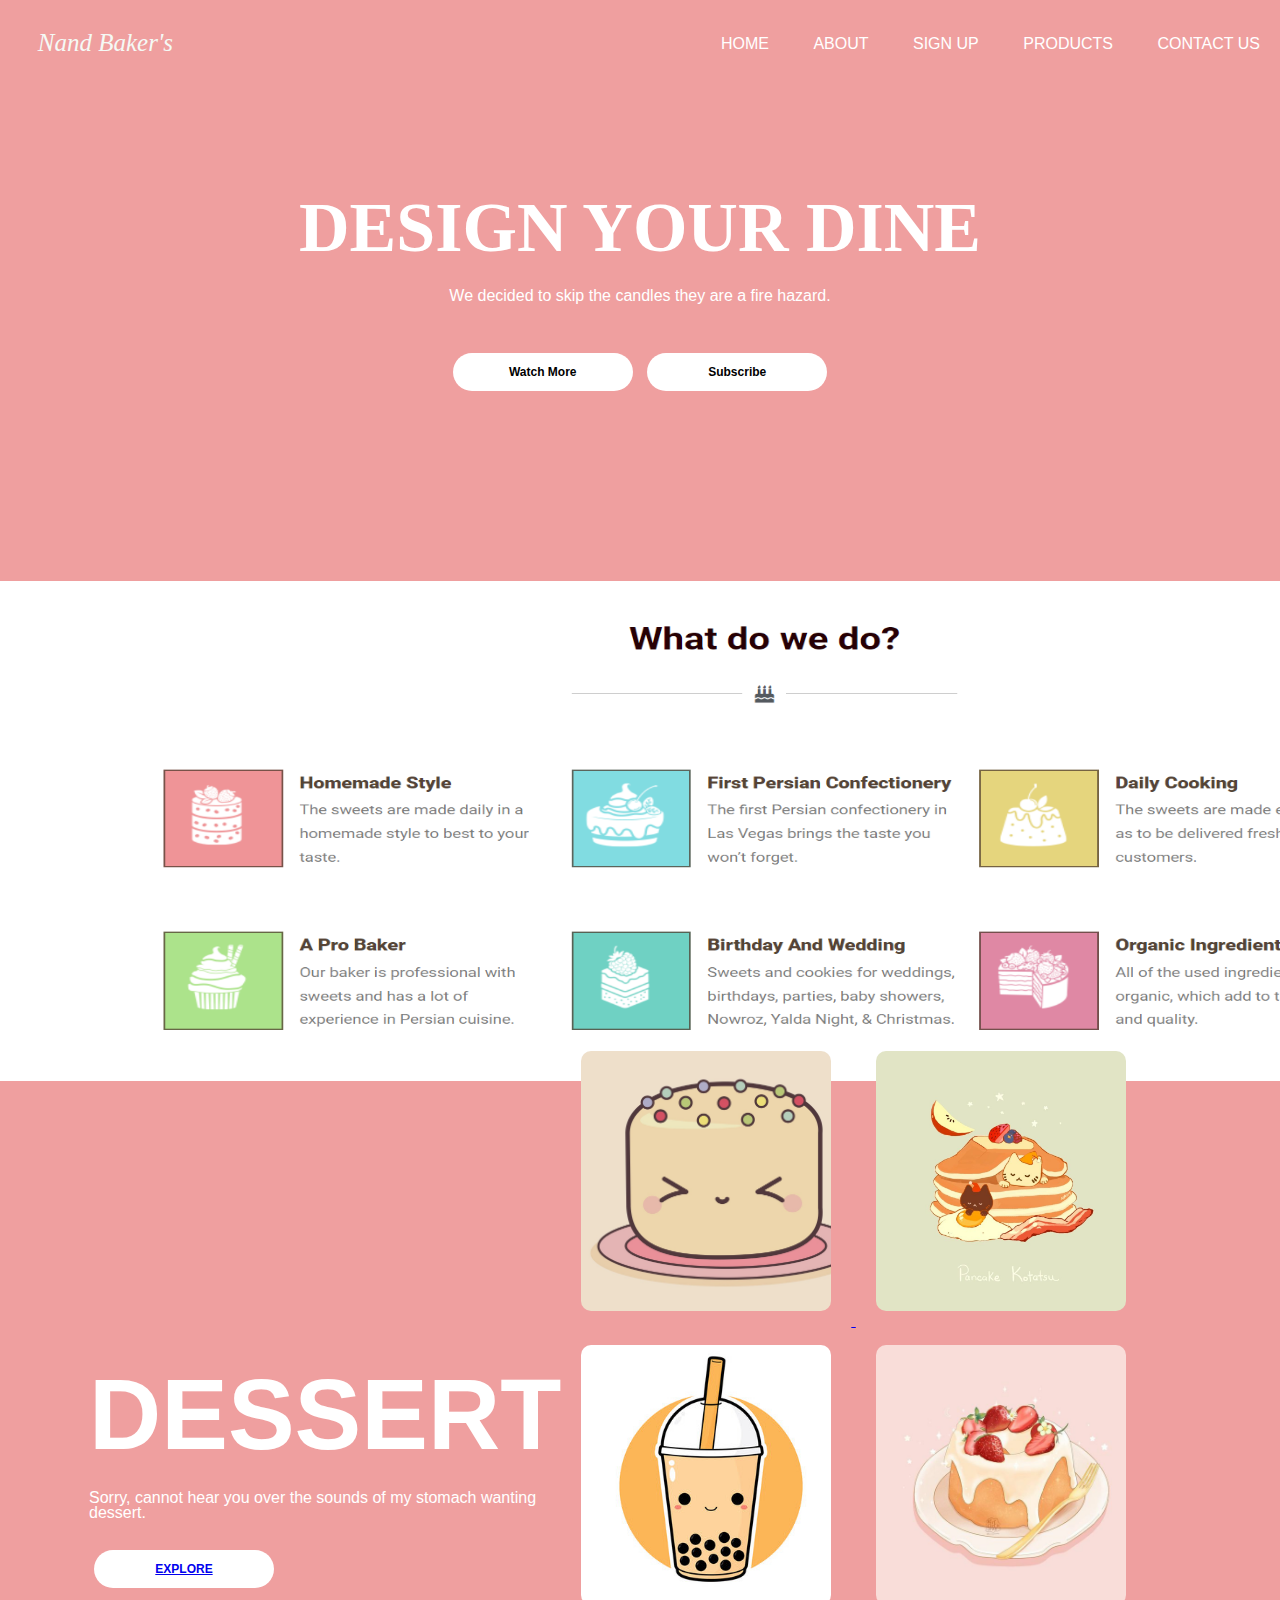
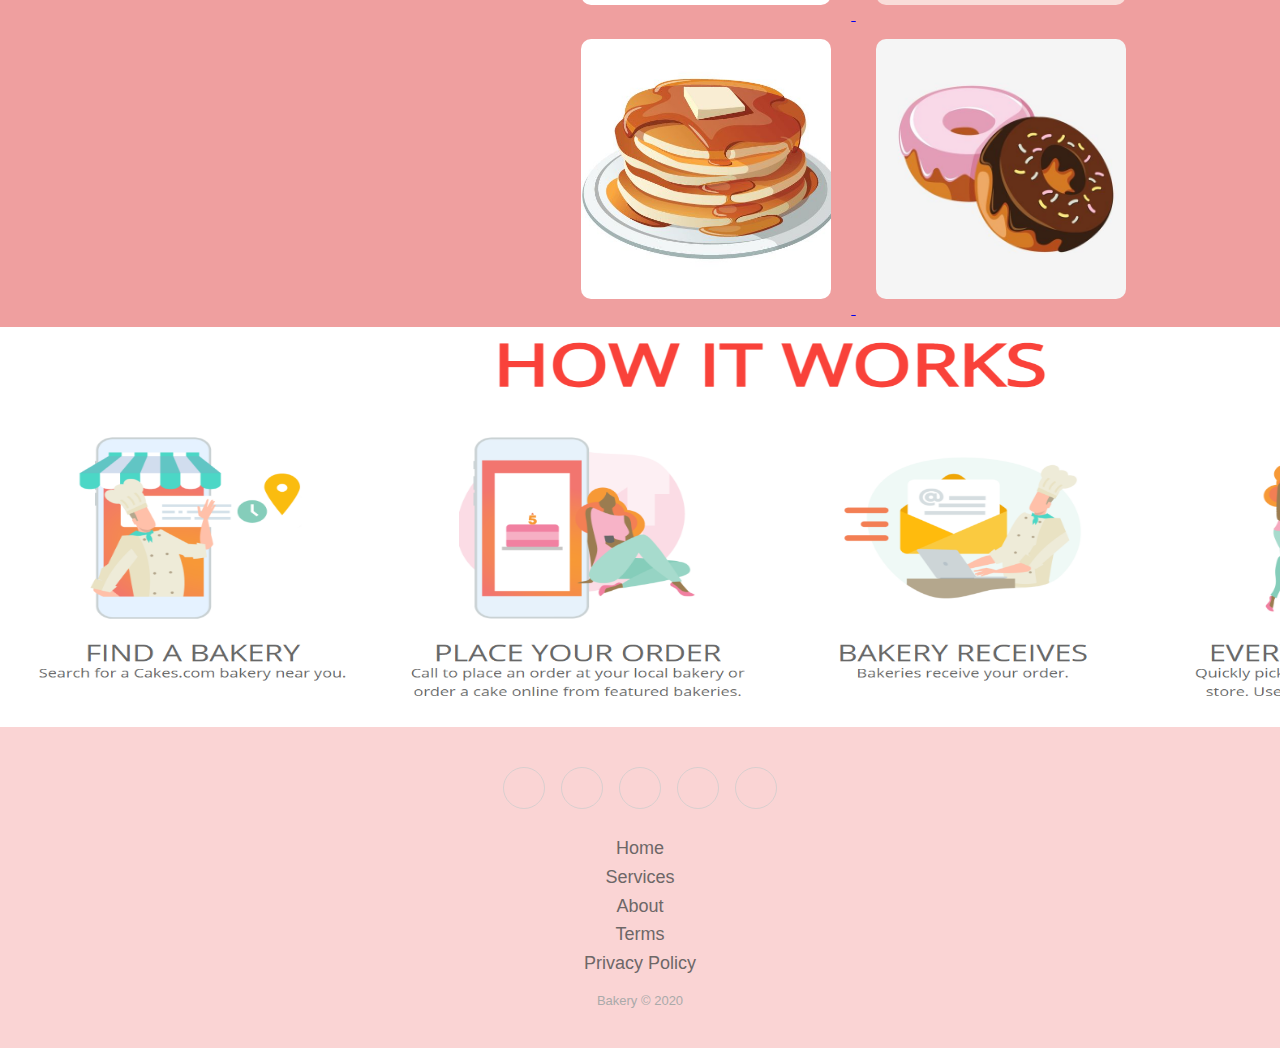
<file: index.html>
<html>
<head>
    <title>bakery</title>
     <link rel="stylesheet" href="style.css">
     <link rel="icon" href="https://imgs.search.brave.com/qmlPX0fBh9RgW8rgAcW9dr24INSZTjRagr7BmfBEd9A/rs:fit:1000:1000:1/g:ce/aHR0cHM6Ly9kY2Fz/c2V0Y2RuLmNvbS9k/ZXNpZ25faW1nLzUy/ODIzLzY4NDk4LzY4/NDk4XzkyNTcxNV81/MjgyM19pbWFnZS5w/bmc" type="image/gif">
     <script src="myjs.js"></script>

    <script type="text/javascript">
        function over()
        {
            document.getElementById("b1").innerHTML="watched";
            document.getElementById("b2").innerHTML="Subscribed";
        }
    </script>
  <body style="background-color:#EF9F9F">
    <body>
<div class="banner">
    <div class="navbar">
        <p id="logotext">Nand Baker's</p>

        <ul>
            <li><a href="index.html">HOME</a></li>
            <li><a href="about.html">ABOUT</a></li>
            <li><a href="sign.html">SIGN UP</a></li>
            <li><a href="product.html">PRODUCTS</a></li>
            <li><a href="contact.html">CONTACT US</a></li>
        </ul>
    </div>
    <div class="content">
        <center><h1>DESIGN YOUR DINE</h1></center>
        <center><p>
            We decided to skip the candles they are a fire hazard.
        </p></center>
        <center><div>
                <button onmouseover="over()" id="b1">Watch More</button>
                <button onmouseover="over()" id="b2">Subscribe</button

       </center> </div>
    </div><br>
<div><br>

     <br> <br><br> <br><br> <br><br><br><img src="hafez.png" class="pic1">
    
</div>
</body>
    <div class="row">
        <div class="col">
            <h1>DESSERT</h1><br><p>
             Sorry, cannot hear you over the sounds of my stomach wanting dessert.
        </p><button type="button"><a href="product.html">EXPLORE</button>
        </div>
        <div class="col">
            <div class="card card1">
                
                </div>
            <div class="card card2">
               
                </div>
            <div class="card card3">
                
                </div>
            <div class="card card4">
               
               </div>
               <div class="card card5">
               
            </div>
            <div class="card card6">
               
            </div>

        </div>
        </div>
    </div><br>  <br><br><img src="kk.jpeg.png" class="pic">
<div>
</div>
<body>
    <div class="footer-basic">
        <footer>
            <div class="social"><a href="#"><i class="icon ion-social-instagram"></i></a><a href="#"><i class="icon ion-social-snapchat"></i></a><a href="#"><i class="icon ion-social-twitter"></i></a><a href="#"><i class="icon ion-social-facebook"></i></a></div>
            <ul class="list-inline">
                <li class="list-inline-item"><a href="#">Home</a></li>
                <li class="list-inline-item"><a href="#">Services</a></li>
                <li class="list-inline-item"><a href="#">About</a></li> 
                <li class="list-inline-item"><a href="#">Terms</a></li>
                <li class="list-inline-item"><a href="#">Privacy Policy</a></li>
            </ul>
            <p class="copyright"> Bakery © 2020</p>
        </footer>
    </div>
    <script src="https://cdnjs.cloudflare.com/ajax/libs/jquery/3.2.1/jquery.min.js"></script>
    <script src="https://cdnjs.cloudflare.com/ajax/libs/twitter-bootstrap/4.1.3/js/bootstrap.bundle.min.js"></script>
</body>
</head>
</html>
</file>
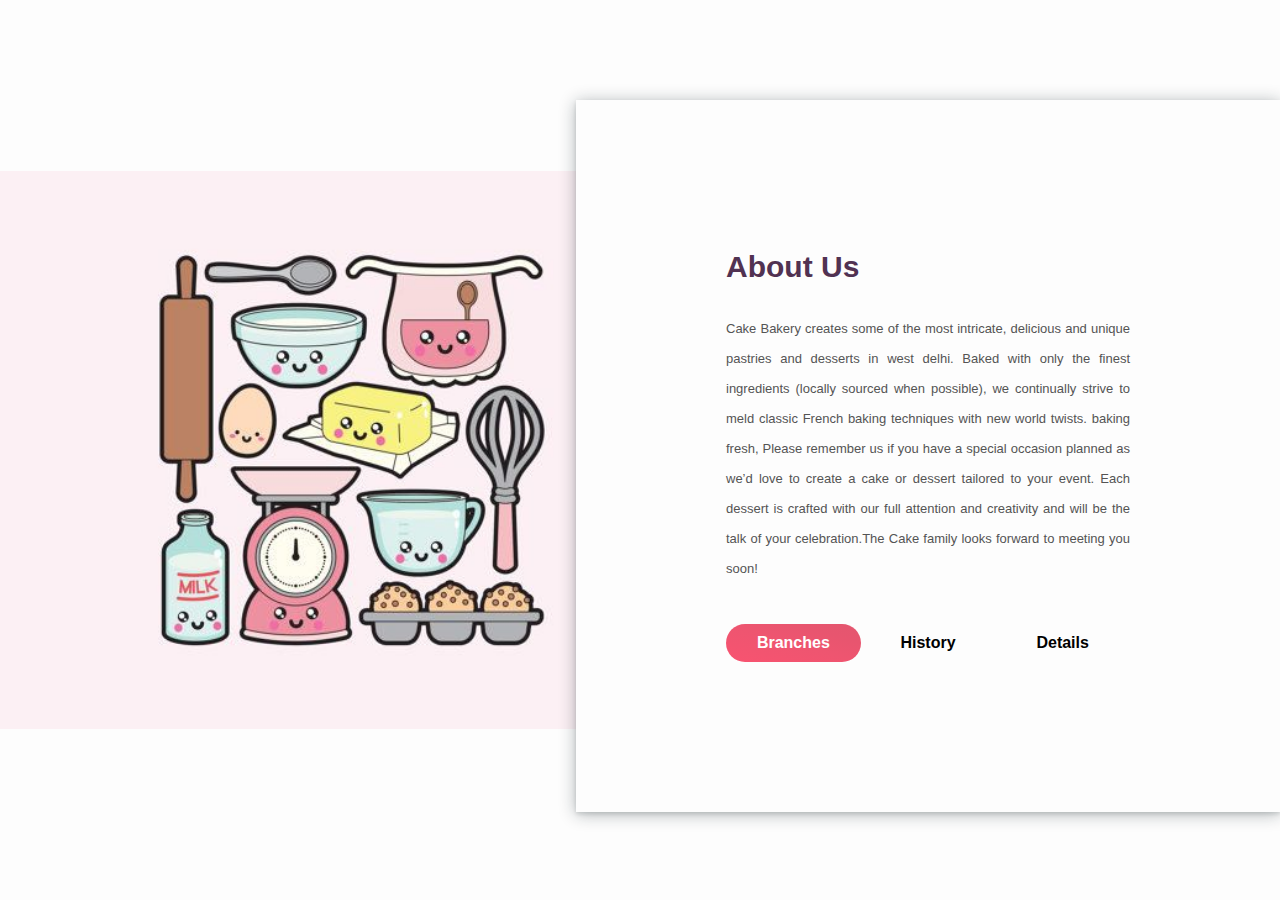
<file: about.html>
<html>
<head>
    <meta charset="UTF-8">
    <meta name="viewport" content="width=device-width, initial-scale=1.0">
    <title>About Us Page</title>
    <link rel="stylesheet" href="about.css">
</head>
<body>
    <div class="about-section">
        <div class="inner-container">
            <h1>About Us</h1>
            <p class="text">
                Cake Bakery creates some of the most intricate,
                delicious and unique pastries and desserts in
                west delhi.  Baked with only the finest
                ingredients (locally sourced when possible), we
                continually strive to meld classic French baking
                techniques with new world twists.  baking fresh,
                Please remember us if you have a special occasion
                planned as we’d love to create a cake or dessert
                tailored to your event. Each dessert is crafted
                with our full attention and creativity and will
                be the talk of your celebration.The Cake family
                looks forward to meeting you soon!
            </p>
            <div class="skills">
                <span class="active">Branches</span>
                <span>History</span>
                <span>Details</span>
            </div>
        </div>
    </div>
</body>
</html>
</file>
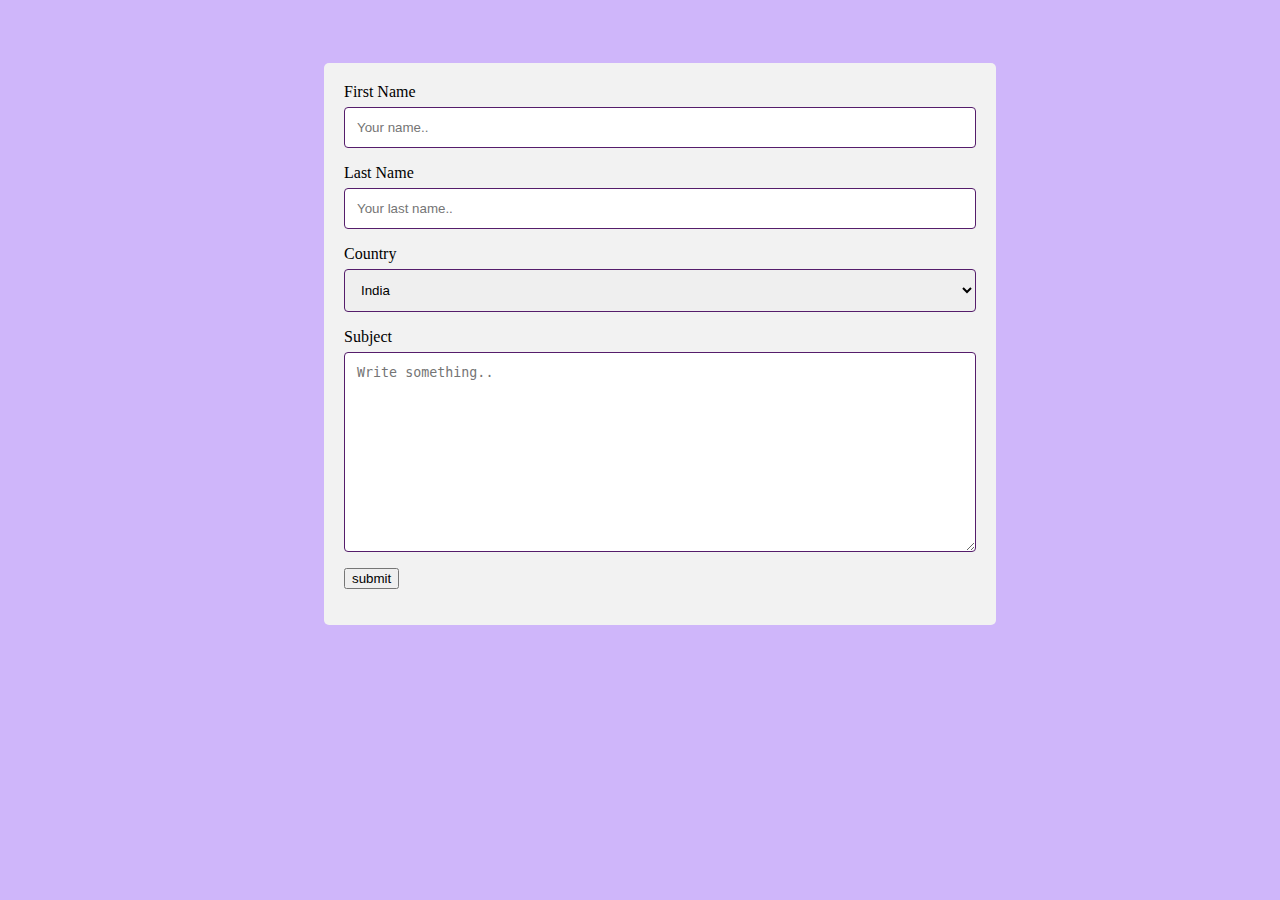
<file: contact.html>
<html>
<head>
    <meta charset="UTF-8">
    <meta name="viewport" content="width=device-width, initial-scale=1.0">
    <title>Contact Us Page</title>
    <link rel="stylesheet" href="contact.css">
     <body style="background-color:#cfb6fa;">

</head>
<body>
<div class="container">
  <form action="action_page.php">

    <label for="fname">First Name</label>
    <input type="text"  name="firstname" placeholder="Your name..">

    <label for="lname">Last Name</label>
    <input type="text"  name="lastname" placeholder="Your last name..">

    <label for="country">Country</label>
    <select  name="country">
        <option value="india">India</option>
      <option value="australia">Australia</option>
      <option value="canada">Canada</option>
        <option value="southkorea">South Korea</option>
        <option value="japan">Japan</option>
        <option value="china">China</option>
      <option value="taiwan">Taiwan</option>
    </select>

    <label for="subject">Subject</label>
    <textarea name="subject" placeholder="Write something.." style="height:200px"></textarea>



      <button onclick="myFunction()">submit</button>

<script>
function myFunction() {
  alert("Congrats, Your're form has been filled.");
}
</script>


  </form>
</div>
</body>
</file>
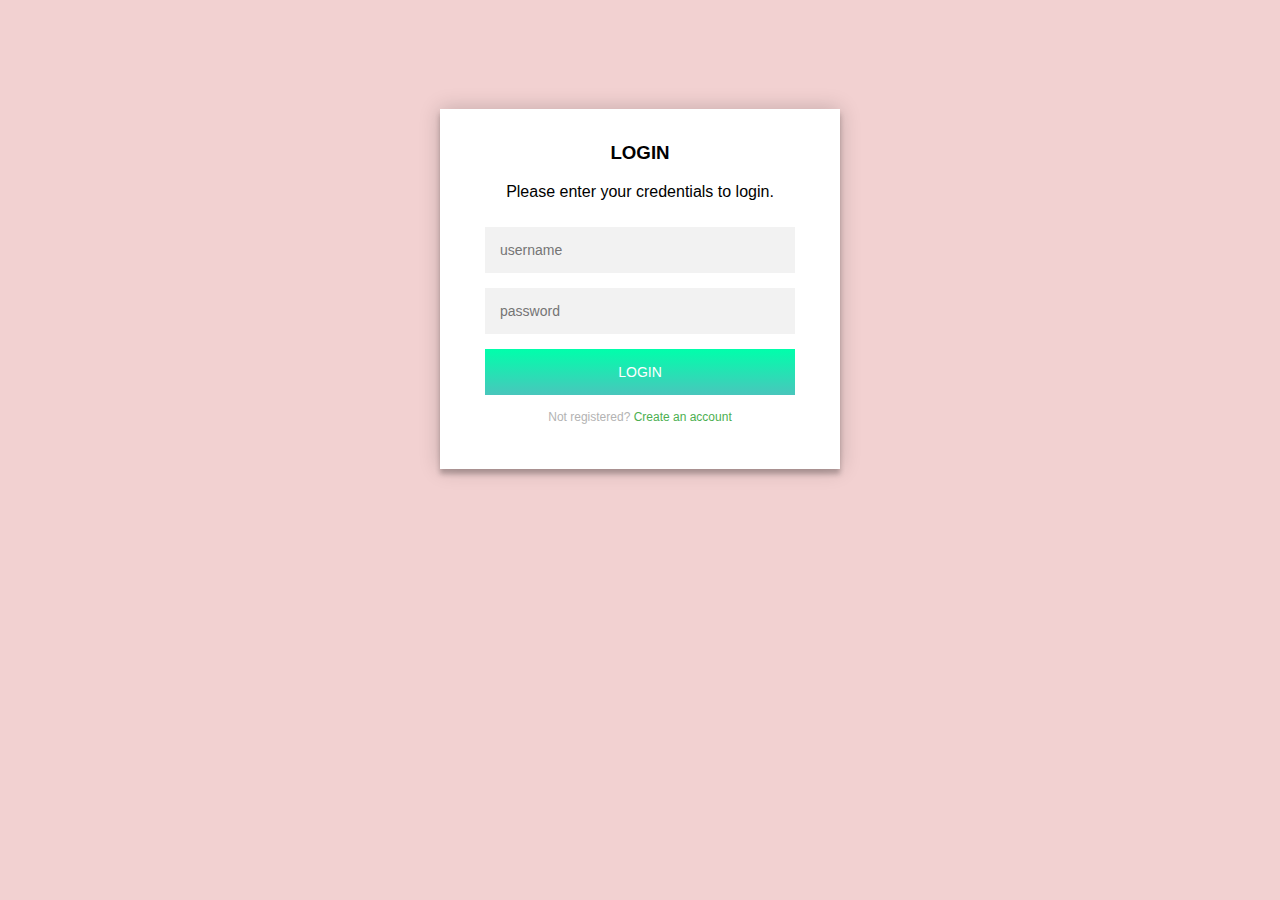
<file: sign.html>
<!DOCTYPE html>
<html lang="en">
<head>
    <meta charset="UTF-8">
    <title>SIGN UP</title>
    <link rel="stylesheet" href="sign.css">
</head>
<body>
<body>
    <div class="login-page">
      <div class="form">
        <div class="login">
          <div class="login-header">
            <h3>LOGIN</h3>
            <p>Please enter your credentials to login.</p>
          </div>
        </div>
        <form class="login-form">
          <input type="text" placeholder="username"/>
          <input type="password" placeholder="password"/>

            <button onclick="myFunction()">LOGIN</button>

<script>
function myFunction() {
  alert("Congrats,Your're login form has been done.if not, Do it first..");
}
</script>
          <p class="message">Not registered? <a href="#">Create an account</a></p>
        </form>
      </div>
    </div>
</body>


</body>
</html>
</file>
<file: style.css>
*{
 margin:0;
 padding:0;
 font-family:sans-serif;}

 .banner{
 width:100%;
 height:100%
 background-image:linear-gradient(rgba(0,0,0,0,0.75),rgba(0,0,0,0,0.75)),url(background1.jpg);
 background-position:centre;
}

 .navbar{
 width:85%
 margin:auto;
 padding:35px 0;
 display:flex;
 align-items:centre ;
 justify-content:space-between;
 }

 .logo{
   margin-top: 0;
  margin:1sx;
 width:150px;
 position:top;
 cursor:pointer;
 display:flex;
  }

 .navbar ul li{
 list-style:none;
 display:inline-block;
 margin:0 20px;
 position:relative;
 }
 .navbar ul li a{
 text-decoration:none;
 color:#fff;
 text-transformation:uppercase;}

 .navbar ul li::after{
 content:'';
 height:3px;
 width:0;
 background:#fafcfc;
 position:absolute;
 left:0;
 bottom:-10px;
 transition:0.5s;
 }
 .navbar ul li:hover::after{
 width:100%;  }


body{
background-image:linear-gradient(rgba(0,0,0,0,0.5)rgba(0,0,0,0,0.5));
height:100%;
width:100%;
background-image:linear-gradient(rgba(0,0,0,0,0.5)rgba(0,0,0,0,0.5))url('https://static.vecteezy.com/system/resources/previews/000/548/137/original/vector-sprinkle-pattern-seamless-in-pastel-color-for-candy-background-baby-fabric-print-bakery-wallpaper-textile-sweet-wrapping-paper-dessert-web-banner-and-cute-card-design.jpg');
background-size:cover;
background-position:center;
}
.content{
width:100%;
position:center;
top:50%;
transform:translateY(-50%)
text-align:center;
color:#fff;
}
.content h1{
font-family:century gothic;
font-size:70px;
margin-top:100px}

.content p{
margin:20px auto;
font-weight:200px;
line-weight:25px;}

button{
width:20%;
padding:15px 0;
text-align:center;
margin:10px 05px;
border-radius:20px;
font-weight:bold;
border:2px solid #e69bcc;
background:transparent;
color:#fff;
cursor:pointer;}
span{
background:black;
height:100%;
width:100%;
border-radius:25px;
position:absolute;
left:0;
bottom:0;
z-index:-1;
transition:0.5s;}
button:hover span{
width:100%;}
button:hover span{
width:none;}

.pic1{
width:1550px;
height:500px;}

.pic{
width:1520px;
height:400px;}

v {
  border: 10px solid powderblue;
}
.row{
display:flex;
height:88%;
margin-left: 10ch;
align-items:center;}
.col{
flex-basis:50%;}
h1{
color:#fff;
font-size:100px;}
p{
color:#fff;
font-size:11px;
line-height:15px;
font-size:100%;}

button{
width:180px;
color:#000;
font-size:12px;
padding:12px 0;
background:#fff;
border:0;
border-radius:20px;
outline:none;
margin-top:30px}

.card{
width:200px;
height:230px;
display:inline-block;
border-radius:10px;
padding:15px 25px;
box-sizing:pointer;
cursor:pointer;
margin:15px 20px;
background-size:cover;
transition:transform 0.5s;
text-align:center;
}
.card1{
background-image:url(cake.jpg);
}

.card2{
background-image:url(pancake.jpg);
}

.card3{
background-image:url(boba.jpg);
}

.card5{
background-image:url(fries.jpg);
background-color: #FEB139;
}

.card6{
  background-image:url(matcha.jpg);
}

.card4{
    background-image:url(food.jpeg);
 }
    
.card:hover{
transform:translateY(-10px);}


.footer-basic {
    padding:40px 0;
    background-color:#FAD4D4;
    color:#4b4c4d;
  }
  
  .footer-basic ul {
    padding:0;
    list-style:none;
    text-align:center;
    font-size:18px;
    line-height:1.6;
    margin-bottom:0;
  }
  
  .footer-basic li {
    padding:0 10px;
  }
  
  .footer-basic ul a {
    color:inherit;
    text-decoration:none;
    opacity:0.8;
  }
  
  .footer-basic ul a:hover {
    opacity:1;
  }
  
  .footer-basic .social {
    text-align:center;
    padding-bottom:25px;
  }
  
  .footer-basic .social > a {
    font-size:24px;
    width:40px;
    height:40px;
    line-height:40px;
    display:inline-block;
    text-align:center;
    border-radius:50%;
    border:1px solid #ccc;
    margin:0 8px;
    color:inherit;
    opacity:0.75;
  }
  
  .footer-basic .social > a:hover {
    opacity:0.9;
  }
  
  .footer-basic .copyright {
    margin-top:15px;
    text-align:center;
    font-size:13px;
    color:#aaa;
    margin-bottom:0;
  }

  #logotext{
    color:rgb(245, 249, 245);
    font-size:25px;
    font-family:Nuosu SIL;
    font-style: italic;
    margin-left: 1cm;
  }
</file>
<file: about.css>
*{
    margin: 0;
    padding: 0;
    font-family: "Open Sans",sans-serif;
    box-sizing: border-box;
}

body{
    min-height: 100vh;
    display: flex;
    align-items: center;
    justify-content: center;
    background-color: #f1f1f1;
}

.about-section{
    background: url(pic.jpg) no-repeat left;
    background-size: 55%;
    background-color: #fdfdfd;
    overflow: hidden;
    height: 100%;
    padding: 100px 0;
}

.inner-container{
    width: 55%;
    float: right;
    background-color: #fdfdfd;
    padding: 150px;
box-shadow: rgba(14, 30, 37, 0.12) 0px 2px 4px 0px, rgba(14, 30, 37, 0.32) 0px 2px 16px 0px;

}
.inner-container h1{
    margin-bottom: 30px;
    font-size: 30px;
    font-weight: 900;
}

.text{
    font-size: 13px;
    color: #545454;
    line-height: 30px;
    text-align: justify;
    margin-bottom: 40px;
}
h1{
  color: #513252;
}

.skills{
    display: flex;
    justify-content: space-between;
    font-weight: 700;
    font-size: 13px;
}

@media screen and (max-width:1200px){
    .inner-container{
        padding: 80px;
    }
}

@media screen and (max-width:1000px){
    .about-section{
        background-size: 100%;
        padding: 100px 40px;
    }
    .inner-container{
        width: 100%;
    }
}

@media screen and (max-width:600px){
    .about-section{
        padding: 0;
    }
    .inner-container{
        padding: 60px;
    }
}
span{
  cursor: pointer;
  font-size: 16px;
text-align: center;
padding: 10px;
  width: 500px;
}
span:hover{
background-image: linear-gradient(to right top, #4c3962, #c154f3, #c4a7cd, #8360a0, #7c2bd4);
color: #fff;
border-radius: 20px;
transition: 0.5s;

}
.active{
  background-image: linear-gradient(to right top, #f85370, #f35470, #ee5570, #e8556f, #e3566f);
  color: #fff;
  border-radius: 20px;


}
</file>
<file: contact.css>
body{
  background-image: url(https://www.bakemag.com/ext/resources/images/2022/4/FunnyFaceBakery_NewStore.jpg?t=1650035282&width=1080 );

}
/* Style inputs with type="text", select elements and textareas */
input[type=text], select, textarea {
  width: 100%; /* Full width */
  padding: 12px; /* Some padding */
  border: 1px solid #551D6B; /* Gray border */
  border-radius: 4px; /* Rounded borders */
  box-sizing: border-box; /* Make sure that padding and width stays in place */
  margin-top: 6px; /* Add a top margin */
  margin-bottom: 16px; /* Bottom margin */
  resize: vertical /* Allow the user to vertically resize the textarea (not horizontally) */
}

/* Style the submit button with a specific background color etc */
input {
 
  color: white;
  padding: 12px 20px;
  border: none;
  border-radius: 4px;
  cursor: pointer;
}

/* When moving the mouse over the submit button, add a darker green color */
input:hover {
  background-color: #e9e9e9;
}

/* Add a background color and some padding around the form */
.container {
  width: 50%;
  border-radius: 5px;
  background-color: #f2f2f2;
  padding: 20px;
  margin-left: 25%;
  margin-top: 5%;
}
</file>
<file: sign.css>
header .header{
  background-color: #fff;
  height: 45px;
}
header a img{
  width: 200px;
margin-top: 4px;
}
.login-page {
  width: 400px;
  padding: 8% 0 0;
  margin: auto;
}
.login-page .form .login{
  margin-top: -31px;
margin-bottom: 26px;
}
.form {
  position: relative;
  z-index: 1;
  background: #FFFFFF;
  max-width: 400px;
  margin: 0 auto 100px;
  padding: 45px;
  text-align: center;
  box-shadow: 0 0 20px 0 rgba(0, 0, 0, 0.2), 0 5px 5px 0 rgba(0, 0, 0, 0.24);
}
.form input {
  font-family: "Roboto", sans-serif;
  outline: 0;
  background: #f2f2f2;
  width: 100%;
  border: 0;
  margin: 0 0 15px;
  padding: 15px;
  box-sizing: border-box;
  font-size: 14px;
}
.form button {
  font-family: "Roboto", sans-serif;
  text-transform: uppercase;
  outline: 0;
  background-color: #49c6bc;
  background-image: linear-gradient(#00FFAB,#49c6bc);
  width: 100%;
  border: 0;
  padding: 15px;
  color: #FFFFFF;
  font-size: 14px;
  -webkit-transition: all 0.3 ease;
  transition: all 0.3 ease;
  cursor: pointer;
}
.form .message {
  margin: 15px 0 0;
  color: #b3b3b3;
  font-size: 12px;
}
.form .message a {
  color: #4CAF50;
  text-decoration: none;
}

.container {
  position: relative;
  z-index: 1;
  max-width: 300px;
  margin: 0 auto;
}

body {
  background-color: #F2D1D1;
 font-family: "Roboto", sans-serif;
 
}
</file>
